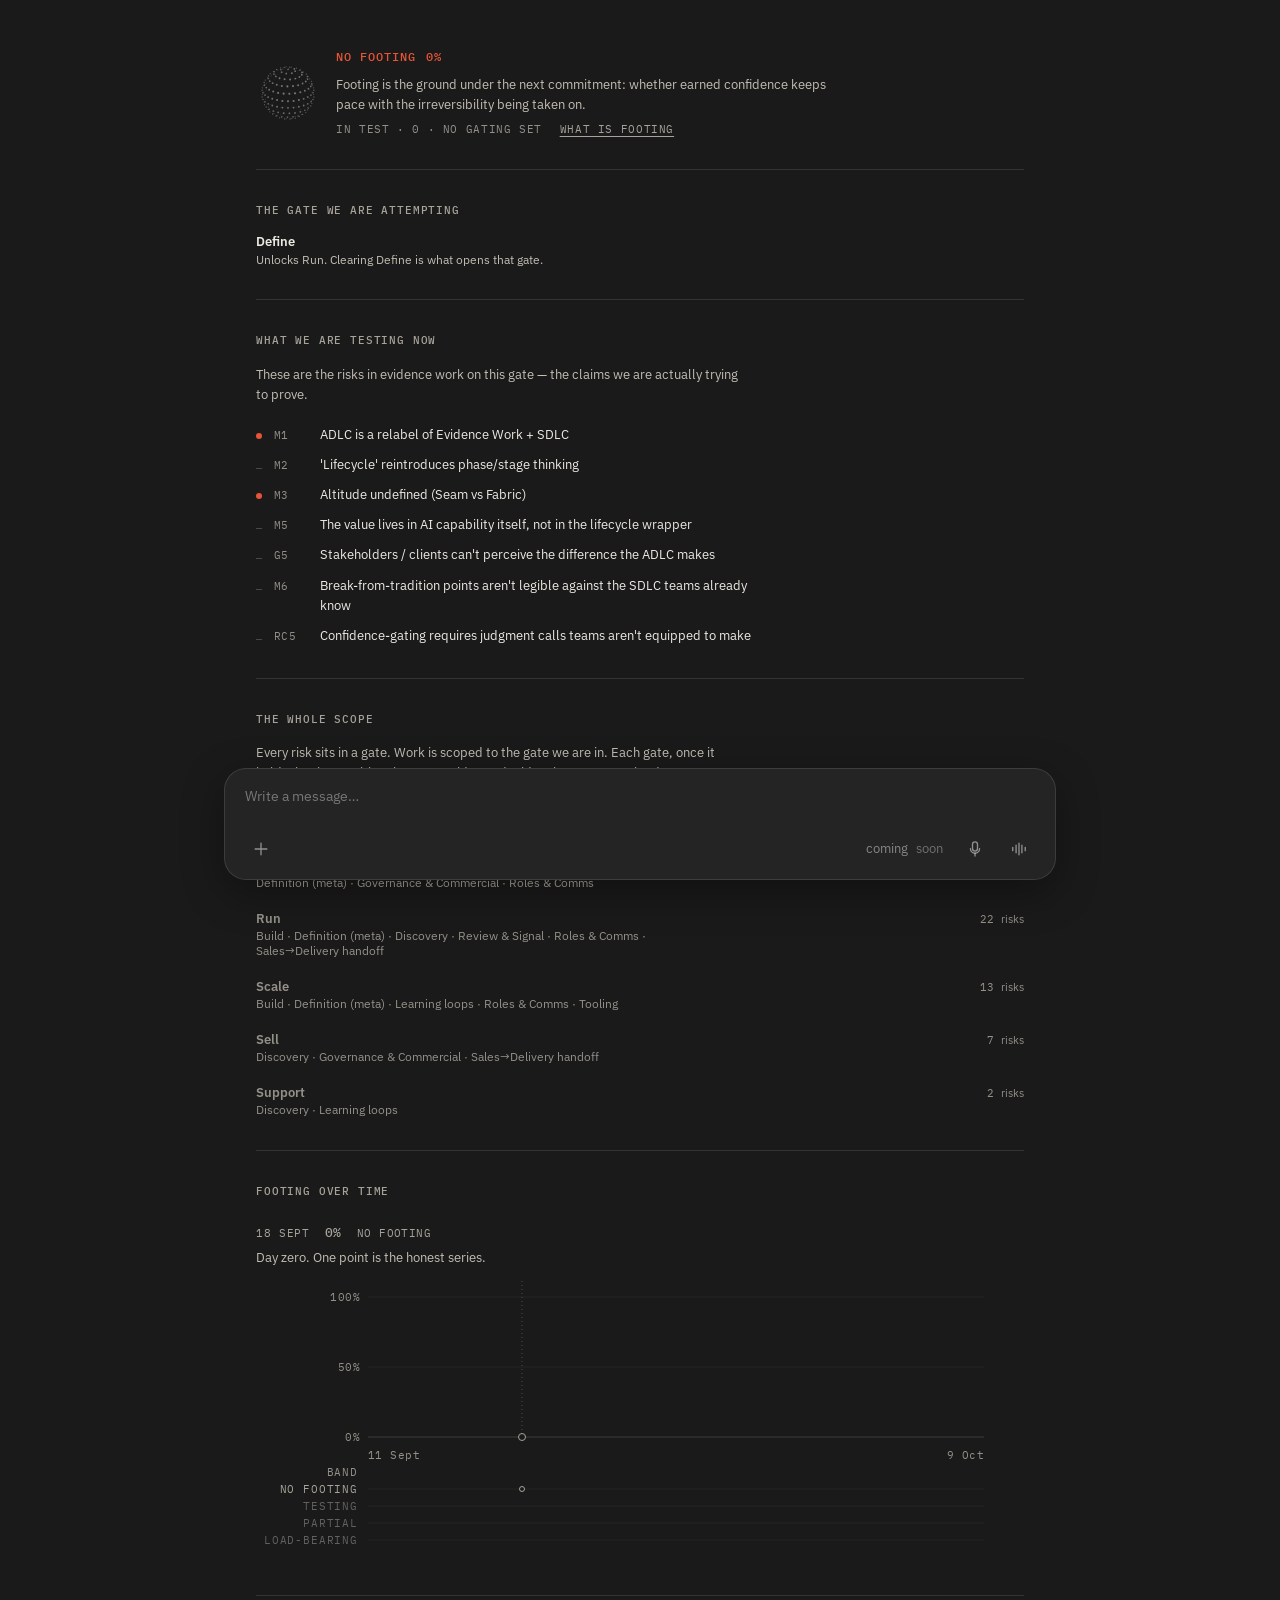
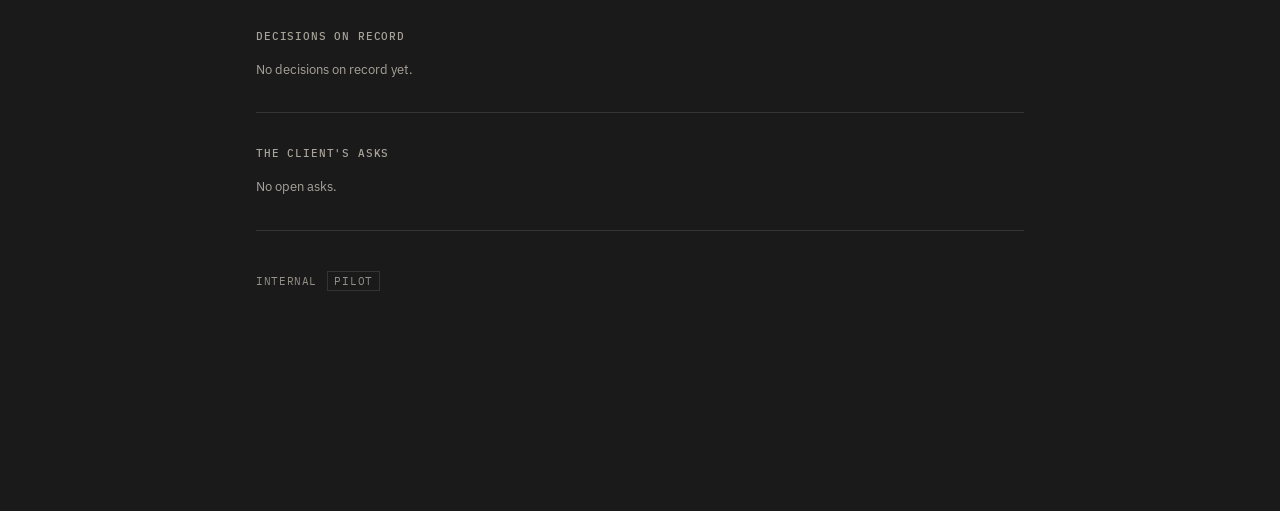
<file: index.html>
<!DOCTYPE html>
<html lang="en">
<head>
  <meta charset="utf-8">
  <meta name="viewport" content="width=device-width, initial-scale=1">
  <title>ADLC · footing</title>
  <meta name="color-scheme" content="dark">
  <meta name="description" content="Client surface of sight. Footing, not a decision layer.">
  <link rel="preconnect" href="https://fonts.googleapis.com">
  <link rel="preconnect" href="https://fonts.gstatic.com" crossorigin>
  <link href="https://fonts.googleapis.com/css2?family=IBM+Plex+Mono:wght@400;500;600&family=IBM+Plex+Sans:wght@400;500;600&display=swap" rel="stylesheet">
  <link rel="stylesheet" href="assets/css/esoa.css">
</head>
<body data-conf="provisional">
  <p class="banner" id="status-banner">Loading <code>data/register.csv</code>…</p>

  <main class="stage" id="app" hidden>
    <section class="section" aria-label="Footing">
      <div class="confidence">
        <div class="confidence__orbs" aria-hidden="true">
          <canvas class="orb" data-orb="working" data-orb-when="conf-steady" data-orb-size="64" width="64" height="64"></canvas>
          <canvas class="orb" data-orb="listening" data-orb-when="conf-reassessing" data-orb-size="64" width="64" height="64"></canvas>
          <canvas class="orb" data-orb="searching" data-orb-when="conf-provisional" data-orb-size="64" width="64" height="64"></canvas>
          <canvas class="orb" data-orb="composing" data-orb-when="conf-rebuilding" data-orb-size="64" width="64" height="64"></canvas>
        </div>
        <div class="confidence__read">
          <div class="reading" id="reading">
            <span class="reading__band" id="reading-band">No footing</span>
            <span class="reading__pct" id="reading-pct">0%</span>
          </div>
          <p class="confidence__note">Footing is the ground under the next commitment: whether earned confidence keeps pace with the irreversibility being taken on.</p>
          <p class="momentum">
            <span id="momentum">In test · 0</span>
            <span class="footing-tip">
              <button type="button" class="footing-tip__btn" aria-describedby="footing-tip-copy">what is footing</button>
              <span id="footing-tip-copy" class="footing-tip__copy" role="tooltip">Footing answers one question: have we proven enough to safely take the next step? Some steps are easy to undo. Others are expensive to reverse once you've taken them. Footing checks whether what we actually know yet is solid enough to support the step we're about to take. It's not a measure of progress — it doesn't tell you how much work is finished or how close we are to the end. It only moves when we learn something real. Meetings, deadlines, and finished documents don't move it. A low reading isn't bad news; it means we haven't proven it yet, and we'd rather say so now than find out later.</span>
            </span>
          </p>
        </div>
      </div>
    </section>

    <section class="section" aria-label="The gate we are attempting">
      <h2 class="section__h">The gate we are attempting</h2>
      <div class="gate">
        <p class="gate__name is-unset" id="gate-name">Owner to set</p>
        <p class="gate__unlocks" id="gate-unlocks">Unlocks — owner to set.</p>
      </div>
    </section>

    <section class="section" aria-label="What we are testing now">
      <h2 class="section__h">What we are testing now</h2>
      <p class="census__frame">These are the risks in evidence work on this gate — the claims we are actually trying to prove.</p>
      <ul class="risks" id="front-risks"></ul>
    </section>

    <section class="section" aria-label="The whole scope">
      <h2 class="section__h">The whole scope</h2>
      <p class="census__frame">Every risk sits in a gate. Work is scoped to the gate we are in. Each gate, once it holds, is what enables the next. Evidence decides that — not a calendar.</p>
      <p class="census__frame" id="census-summary"></p>
      <ul class="census" id="census"></ul>
    </section>

    <section class="section" aria-label="Footing over time">
      <div class="fig" id="figFooting" data-fig="footing"></div>
    </section>

    <section class="section" aria-label="Decisions on record">
      <h2 class="section__h">Decisions on record</h2>
      <div class="log" id="decisions"></div>
    </section>

    <section class="section" aria-label="The client's asks">
      <h2 class="section__h">The client's asks</h2>
      <div class="asks-ledger" id="asks"></div>
    </section>

    <!-- PILOT ONLY: in production, internal/ and this ESOA are separate,
         access-controlled surfaces. This hop exists only to demonstrate
         the register → ESOA trace during the pilot. Do not ship as the
         production link between the two. -->
    <p class="hop">
      <a href="internal/">internal</a>
      <span class="pilot">pilot</span>
    </p>
  </main>

  <!-- Disabled placeholder. No input handling, no API, no send.
       Signpost for a later constrained reader — not a working feature.
       Chrome mimics a composer (plus / mic / voice); nothing is wired. -->
  <div class="chat-soon" role="note" aria-disabled="true" aria-label="Query coming soon">
    <p class="chat-soon__prompt">Write a message…</p>
    <div class="chat-soon__bar">
      <button type="button" class="chat-soon__icon" disabled tabindex="-1" aria-label="Attach">
        <svg viewBox="0 0 24 24" aria-hidden="true">
          <path d="M12 5v14M5 12h14" fill="none" stroke="currentColor" stroke-width="1.6" stroke-linecap="round"/>
        </svg>
      </button>
      <span class="chat-soon__grow"></span>
      <span class="chat-soon__picks" aria-hidden="true">
        <span>coming</span>
        <span>soon</span>
      </span>
      <button type="button" class="chat-soon__icon" disabled tabindex="-1" aria-label="Voice">
        <svg viewBox="0 0 24 24" aria-hidden="true">
          <rect x="9" y="3.5" width="6" height="11" rx="3" fill="none" stroke="currentColor" stroke-width="1.6"/>
          <path d="M6.5 11.5a5.5 5.5 0 0 0 11 0" fill="none" stroke="currentColor" stroke-width="1.6" stroke-linecap="round"/>
          <path d="M12 17v3.5" fill="none" stroke="currentColor" stroke-width="1.6" stroke-linecap="round"/>
        </svg>
      </button>
      <button type="button" class="chat-soon__icon" disabled tabindex="-1" aria-label="Dictation">
        <svg viewBox="0 0 24 24" aria-hidden="true">
          <path d="M4.5 10v4M8.5 7.5v9M12 5v14M15.5 7.5v9M19.5 10v4" fill="none" stroke="currentColor" stroke-width="1.6" stroke-linecap="round"/>
        </svg>
      </button>
    </div>
  </div>

  <script type="module" src="assets/js/orbs.js"></script>
  <script type="module" src="assets/js/esoa.js"></script>
</body>
</html>
</file>
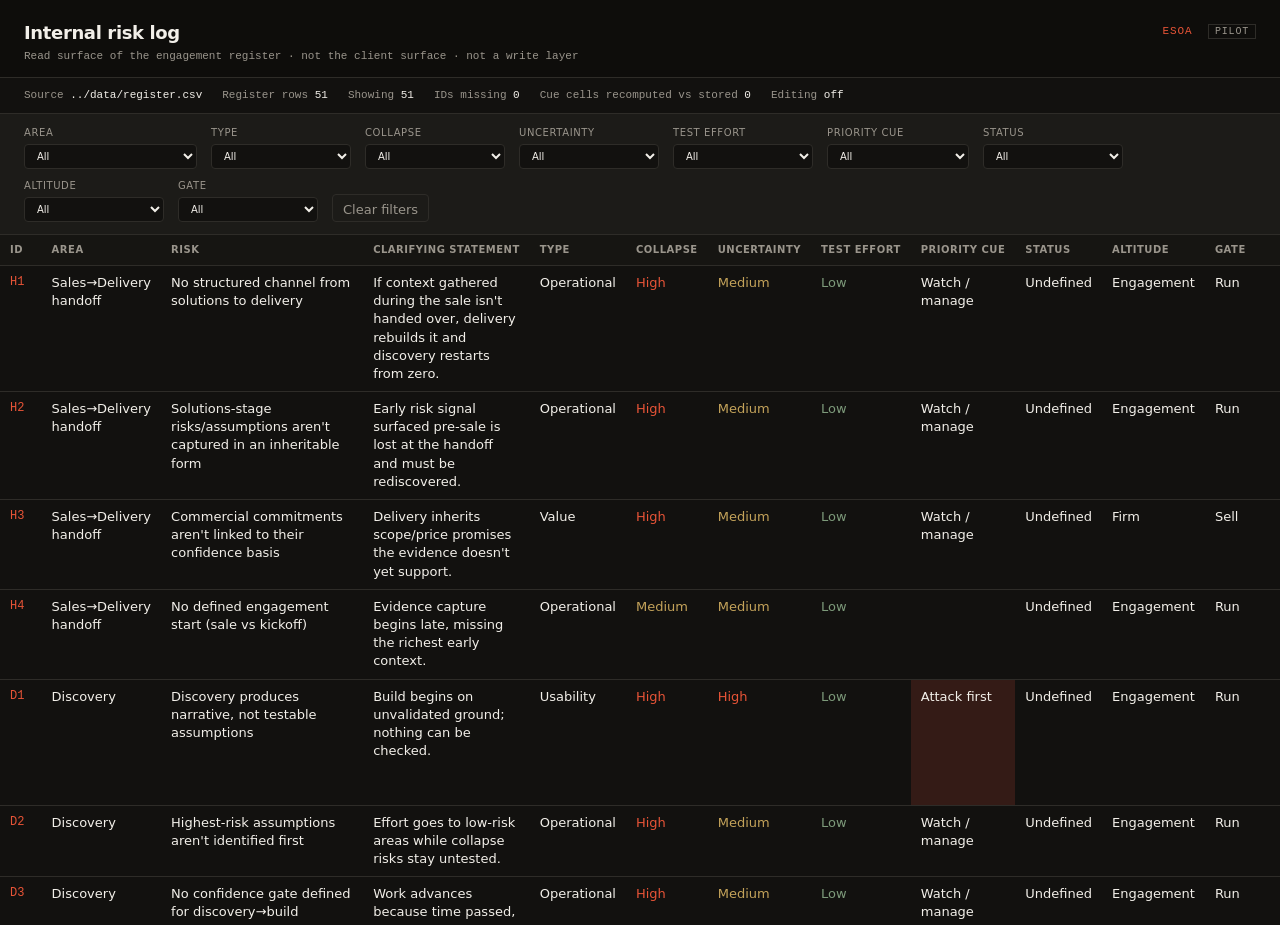
<file: internal/index.html>
<!DOCTYPE html>
<html lang="en">
<head>
  <meta charset="utf-8">
  <meta name="viewport" content="width=device-width, initial-scale=1">
  <title>Internal risk log</title>
  <style>
    :root {
      --bg: #12110f;
      --surface: #1c1b18;
      --line: #2e2c28;
      --text: #f2efe9;
      --muted: #9a958c;
      --accent: #e75437;
      --accent-dim: rgba(231, 84, 55, 0.16);
      --head: #0e0d0b;
      --low: #7d9a7a;
      --med: #c4a35a;
    }
    * { box-sizing: border-box; }
    html, body { margin: 0; padding: 0; background: var(--bg); color: var(--text); }
    body {
      font-family: "IBM Plex Sans", "Segoe UI", system-ui, sans-serif;
      font-size: 13px;
      line-height: 1.4;
    }
    header {
      display: flex;
      align-items: flex-start;
      justify-content: space-between;
      gap: 16px;
      padding: 20px 24px 12px;
      border-bottom: 1px solid var(--line);
      background: var(--head);
    }
    header h1 {
      font-size: 18px;
      font-weight: 600;
      letter-spacing: -0.02em;
      margin: 0 0 4px;
    }
    header p {
      margin: 0;
      color: var(--muted);
      font-family: "IBM Plex Mono", ui-monospace, "SF Mono", Menlo, Consolas, monospace;
      font-size: 11px;
    }
    .esoa-link {
      font-family: "IBM Plex Mono", ui-monospace, Menlo, Consolas, monospace;
      font-size: 11px;
      font-weight: 500;
      letter-spacing: 0.08em;
      text-transform: uppercase;
      color: var(--accent);
      text-decoration: none;
      white-space: nowrap;
      padding-top: 4px;
    }
    .esoa-link:hover { color: var(--text); }
    .esoa-link .pilot {
      margin-left: 8px;
      font-size: 10px;
      letter-spacing: 0.08em;
      text-transform: uppercase;
      color: var(--muted);
      border: 1px solid var(--line);
      padding: 1px 6px;
      font-weight: 400;
    }
    .meta {
      display: flex;
      flex-wrap: wrap;
      gap: 12px 20px;
      padding: 10px 24px;
      border-bottom: 1px solid var(--line);
      color: var(--muted);
      font-family: "IBM Plex Mono", ui-monospace, Menlo, Consolas, monospace;
      font-size: 11px;
    }
    .meta strong { color: var(--text); font-weight: 500; }
    .filters {
      display: flex;
      flex-wrap: wrap;
      gap: 10px 14px;
      align-items: end;
      padding: 12px 24px;
      border-bottom: 1px solid var(--line);
      background: var(--surface);
      position: sticky;
      top: 0;
      z-index: 2;
    }
    .filters label {
      display: flex;
      flex-direction: column;
      gap: 4px;
      color: var(--muted);
      font-size: 10px;
      text-transform: uppercase;
      letter-spacing: 0.06em;
    }
    .filters select {
      background: var(--bg);
      color: var(--text);
      border: 1px solid var(--line);
      border-radius: 4px;
      padding: 5px 8px;
      font: inherit;
      min-width: 140px;
    }
    .filters button {
      background: transparent;
      color: var(--muted);
      border: 1px solid var(--line);
      border-radius: 4px;
      padding: 6px 10px;
      font: inherit;
      cursor: pointer;
      height: 28px;
    }
    .filters button:hover { color: var(--text); border-color: var(--muted); }
    .wrap { overflow: auto; max-height: calc(100vh - 210px); }
    table {
      width: 100%;
      border-collapse: collapse;
      min-width: 1400px;
    }
    th, td {
      border-bottom: 1px solid var(--line);
      padding: 8px 10px;
      text-align: left;
      vertical-align: top;
    }
    th {
      position: sticky;
      top: 0;
      background: #161512;
      font-size: 10px;
      text-transform: uppercase;
      letter-spacing: 0.05em;
      color: var(--muted);
      white-space: nowrap;
      z-index: 1;
    }
    th.sortable button {
      all: unset;
      cursor: pointer;
      color: inherit;
      display: inline-flex;
      align-items: center;
      gap: 6px;
    }
    th.sortable button:hover { color: var(--text); }
    th.sortable[aria-sort="ascending"] button,
    th.sortable[aria-sort="descending"] button { color: var(--text); }
    .sort-ind { font-size: 9px; color: var(--accent); }
    td.id {
      font-family: "IBM Plex Mono", ui-monospace, Menlo, Consolas, monospace;
      font-size: 12px;
      white-space: nowrap;
      color: var(--accent);
    }
    td.risk, td.clarifying, td.client-label { max-width: 280px; }
    .empty { color: var(--muted); }
    .score-High { color: var(--accent); }
    .score-Medium { color: var(--med); }
    .score-Low { color: var(--low); }
    .cue-attack { background: var(--accent-dim); }
    .mismatch { text-decoration: underline dotted var(--muted); }
    #status-banner {
      padding: 24px;
      color: var(--muted);
      font-family: "IBM Plex Mono", ui-monospace, Menlo, Consolas, monospace;
    }
    #status-banner.error { color: var(--accent); }
  </style>
</head>
<body>
  <header>
    <div>
      <h1>Internal risk log</h1>
      <p>Read surface of the engagement register · not the client surface · not a write layer</p>
    </div>
    <!-- PILOT ONLY: in production these are separate, access-controlled surfaces. -->
    <a class="esoa-link" href="../">ESOA <span class="pilot">pilot</span></a>
  </header>
  <div class="meta" id="meta" hidden></div>
    <form class="filters" id="filters" hidden onsubmit="return false"></form>
  <div id="status-banner">Loading <code>../data/register.csv</code>…</div>
  <div class="wrap" hidden>
    <table id="register">
      <thead></thead>
      <tbody></tbody>
    </table>
  </div>
  <script>
    const SOURCE = "../data/register.csv";
    const FILTER_KEYS = ["Area", "Type", "Collapse", "Uncertainty", "Test effort", "Priority cue", "Status", "Altitude", "Gate"];
    const CONTRACT_COLUMNS = [
      "ID", "Area", "Risk", "Clarifying statement", "Type", "Collapse",
      "Uncertainty", "Test effort", "Priority cue", "Status", "Altitude", "Gate",
      "Client view", "Client label"
    ];
    const SCORE_RANK = { Low: 1, Medium: 2, High: 3 };
    const STATUS_RANK = { Undefined: 1, "In test": 2, Validated: 3, Committed: 4, Parked: 5 };
    const ALL = "__all__";
    const EMPTY = "__empty__";

    const wrap = document.querySelector(".wrap");
    const banner = document.getElementById("status-banner");
    const meta = document.getElementById("meta");
    const filtersEl = document.getElementById("filters");
    const thead = document.querySelector("#register thead");
    const tbody = document.querySelector("#register tbody");

    let headers = [];
    let records = [];
    let sortKey = null;
    let sortDir = "asc";

    function parseCSV(text) {
      if (text.charCodeAt(0) === 0xFEFF) text = text.slice(1);
      const rows = [];
      let row = [];
      let field = "";
      let inQuotes = false;
      for (let i = 0; i < text.length; i++) {
        const c = text[i];
        if (inQuotes) {
          if (c === '"') {
            if (text[i + 1] === '"') { field += '"'; i++; }
            else inQuotes = false;
          } else {
            field += c;
          }
          continue;
        }
        if (c === '"') { inQuotes = true; continue; }
        if (c === ",") { row.push(field); field = ""; continue; }
        if (c === "\r") continue;
        if (c === "\n") { row.push(field); rows.push(row); row = []; field = ""; continue; }
        field += c;
      }
      if (field.length || row.length) {
        row.push(field);
        rows.push(row);
      }
      return rows.filter((r) => r.some((cell) => cell !== ""));
    }

    function derivedCue(row) {
      const collapse = row["Collapse"];
      const uncertainty = row["Uncertainty"];
      const effort = row["Test effort"];
      if (collapse === "High" && uncertainty === "High" && effort === "High") return "Cluster - decompose";
      if (collapse === "High" && uncertainty === "High") return "Attack first";
      return row["Priority cue"];
    }

    function cellKey(value) {
      return value === "" ? EMPTY : value;
    }

    function uniqueValues(key) {
      const seen = new Map();
      for (const rec of records) {
        const v = rec[key];
        const k = cellKey(v);
        if (!seen.has(k)) seen.set(k, v);
      }
      return [...seen.values()].sort((a, b) => {
        if (a === "") return 1;
        if (b === "") return -1;
        if (key === "Collapse" || key === "Uncertainty" || key === "Test effort") {
          return (SCORE_RANK[a] || 0) - (SCORE_RANK[b] || 0);
        }
        if (key === "Status") return (STATUS_RANK[a] || 99) - (STATUS_RANK[b] || 99);
        return a.localeCompare(b, "en", { sensitivity: "base" });
      });
    }

    function compare(a, b, key) {
      const av = a[key] ?? "";
      const bv = b[key] ?? "";
      let cmp = 0;
      if (key === "Collapse" || key === "Uncertainty" || key === "Test effort") {
        cmp = (SCORE_RANK[av] || 0) - (SCORE_RANK[bv] || 0);
      } else if (key === "Status") {
        cmp = (STATUS_RANK[av] || 99) - (STATUS_RANK[bv] || 99);
      } else {
        cmp = String(av).localeCompare(String(bv), "en", { sensitivity: "base" });
      }
      if (cmp === 0) cmp = a.__index - b.__index;
      return sortDir === "desc" ? -cmp : cmp;
    }

    function visibleRecords() {
      const selected = {};
      for (const key of FILTER_KEYS) {
        const el = document.getElementById("filter-" + key);
        selected[key] = el ? el.value : ALL;
      }
      let rows = records.filter((rec) => {
        return FILTER_KEYS.every((key) => {
          const want = selected[key];
          if (want === ALL) return true;
          if (want === EMPTY) return rec[key] === "";
          return rec[key] === want;
        });
      });
      if (sortKey) rows = rows.slice().sort((a, b) => compare(a, b, sortKey));
      return rows;
    }

    function escapeHtml(s) {
      return String(s)
        .replace(/&/g, "&amp;")
        .replace(/</g, "&lt;")
        .replace(/>/g, "&gt;")
        .replace(/"/g, "&quot;");
    }

    function classFor(key, value) {
      const classes = [];
      if (key === "ID") classes.push("id");
      if (key === "Risk") classes.push("risk");
      if (key === "Clarifying statement") classes.push("clarifying");
      if (key === "Client label") classes.push("client-label");
      if (key === "Collapse" || key === "Uncertainty" || key === "Test effort") {
        classes.push("score-" + value);
      }
      if (key === "Priority cue" && value === "Attack first") classes.push("cue-attack");
      if (value === "") classes.push("empty");
      return classes.join(" ");
    }

    function renderMeta(visible) {
      const missing = records.filter((r) => !r["ID"]).length;
      const mismatches = records.filter((r) => r["Priority cue"] !== r.__cueStored).length;
      meta.hidden = false;
      meta.innerHTML =
        "<span>Source <strong>" + escapeHtml(SOURCE) + "</strong></span>" +
        "<span>Register rows <strong id=\"row-count\">" + records.length + "</strong></span>" +
        "<span>Showing <strong id=\"visible-count\">" + visible.length + "</strong></span>" +
        "<span>IDs missing <strong id=\"missing-ids\">" + missing + "</strong></span>" +
        "<span>Cue cells recomputed vs stored <strong id=\"cue-mismatches\">" + mismatches + "</strong></span>" +
        "<span>Editing <strong>off</strong></span>";
    }

    function renderFilters() {
      filtersEl.hidden = false;
      filtersEl.innerHTML = FILTER_KEYS.map((key) => {
        const opts = uniqueValues(key).map((v) => {
          const label = v === "" ? "(empty)" : v;
          return "<option value=\"" + escapeHtml(cellKey(v)) + "\">" + escapeHtml(label) + "</option>";
        }).join("");
        return "<label>" + escapeHtml(key) +
          "<select id=\"filter-" + escapeHtml(key) + "\" data-filter=\"" + escapeHtml(key) + "\">" +
          "<option value=\"" + ALL + "\">All</option>" + opts +
          "</select></label>";
      }).join("") + "<button type=\"button\" id=\"clear-filters\">Clear filters</button>";
      filtersEl.querySelectorAll("select").forEach((el) => {
        el.addEventListener("change", renderTable);
      });
      document.getElementById("clear-filters").addEventListener("click", () => {
        filtersEl.querySelectorAll("select").forEach((el) => { el.value = ALL; });
        sortKey = null;
        sortDir = "asc";
        renderTable();
      });
    }

    function renderHead() {
      thead.innerHTML = "<tr>" + headers.map((key) => {
        const sortable = FILTER_KEYS.includes(key);
        if (!sortable) return "<th scope=\"col\">" + escapeHtml(key) + "</th>";
        let aria = "none";
        let ind = "";
        if (sortKey === key) {
          aria = sortDir === "asc" ? "ascending" : "descending";
          ind = "<span class=\"sort-ind\">" + (sortDir === "asc" ? "▲" : "▼") + "</span>";
        }
        return "<th scope=\"col\" class=\"sortable\" aria-sort=\"" + aria + "\">" +
          "<button type=\"button\" data-sort=\"" + escapeHtml(key) + "\">" +
          escapeHtml(key) + ind + "</button></th>";
      }).join("") + "</tr>";
      thead.querySelectorAll("button[data-sort]").forEach((btn) => {
        btn.addEventListener("click", () => {
          const key = btn.getAttribute("data-sort");
          if (sortKey === key) sortDir = sortDir === "asc" ? "desc" : "asc";
          else { sortKey = key; sortDir = "asc"; }
          renderTable();
        });
      });
    }

    function renderTable() {
      const visible = visibleRecords();
      renderHead();
      renderMeta(visible);
      tbody.innerHTML = visible.map((rec) => {
        const cells = headers.map((key) => {
          const raw = rec[key] ?? "";
          const display = raw === "" ? "" : escapeHtml(raw);
          let title = "";
          let extra = "";
          if (key === "Priority cue" && rec.__cueStored !== rec["Priority cue"]) {
            extra = " mismatch";
            title = " title=\"Stored cell: " + escapeHtml(rec.__cueStored || "(empty)") + "\"";
          }
          return "<td class=\"" + classFor(key, raw) + extra + "\"" + title + ">" + display + "</td>";
        }).join("");
        return "<tr data-id=\"" + escapeHtml(rec["ID"] || "") + "\">" + cells + "</tr>";
      }).join("");
    }

    function fail(message) {
      banner.hidden = false;
      banner.className = "error";
      banner.textContent = message;
    }

    fetch(SOURCE)
      .then((res) => {
        if (!res.ok) throw new Error("HTTP " + res.status + " fetching " + SOURCE);
        return res.text();
      })
      .then((text) => {
        const rows = parseCSV(text);
        if (!rows.length) throw new Error("Register parsed to zero rows.");
        headers = rows[0];
        const missingCols = CONTRACT_COLUMNS.filter((c) => !headers.includes(c));
        if (missingCols.length) {
          throw new Error("Register missing contracted columns: " + missingCols.join(", "));
        }
        records = rows.slice(1).map((cells, index) => {
          const rec = { __index: index };
          headers.forEach((h, i) => { rec[h] = cells[i] ?? ""; });
          rec.__cueStored = rec["Priority cue"];
          rec["Priority cue"] = derivedCue(rec);
          return rec;
        });
        banner.hidden = true;
        wrap.hidden = false;
        renderFilters();
        renderTable();
      })
      .catch((err) => {
        fail("Could not load " + SOURCE + " same-origin. Serve the repo root over HTTP. " + err.message);
      });
  </script>
</body>
</html>
</file>
<file: assets/css/esoa.css>
/* Quiet client ESOA. IBM Plex only. No serif. No nav. One column. */

:root {
  --ground: #1A1A1A;
  --ink: #EDEAE4;
  --ink-soft: #C4BEB4;
  --ink-muted: #A8A39A;
  --ink-faint: #949089;
  --rule: rgba(237, 234, 228, 0.12);
  --rule-strong: rgba(237, 234, 228, 0.22);
  --accent: #E75437;
  --accent-deep: #F07A62;
  --accent-wash: rgba(231, 84, 55, 0.10);
  --s1: 8px;
  --s2: 16px;
  --s3: 24px;
  --s4: 32px;
  --s5: 40px;
  --s6: 48px;
  --s8: 64px;
  --font-sans: "IBM Plex Sans", system-ui, -apple-system, "Segoe UI", sans-serif;
  --font-mono: "IBM Plex Mono", ui-monospace, "SF Mono", Menlo, Consolas, monospace;
  --track-label: 0.08em;
  --ease: cubic-bezier(0.22, 0.61, 0.36, 1);
  --dur: 280ms;
  --measure: 62ch;
}

@media (prefers-reduced-motion: reduce) {
  :root { --dur: 1ms; }
}

*, *::before, *::after { box-sizing: border-box; }

html, body { margin: 0; background: var(--ground); color: var(--ink); }

body {
  font-family: var(--font-sans);
  font-size: 13px;
  line-height: 1.55;
  -webkit-font-smoothing: antialiased;
  text-rendering: optimizeLegibility;
}

h1, h2, h3, p, ul { margin: 0; }
ul { list-style: none; padding: 0; }
a { color: var(--accent); }
:focus-visible { outline: 2px solid var(--accent); outline-offset: 3px; }

.sr-only {
  position: absolute;
  width: 1px;
  height: 1px;
  padding: 0;
  margin: -1px;
  overflow: hidden;
  clip: rect(0 0 0 0);
  white-space: nowrap;
  border: 0;
}

.label {
  font-family: var(--font-mono);
  font-size: 10.5px;
  font-weight: 500;
  letter-spacing: var(--track-label);
  text-transform: uppercase;
  color: var(--ink-muted);
}

.muted { color: var(--ink-muted); }
.faint { color: var(--ink-faint); }

.banner {
  max-width: 52rem;
  margin: 40px auto;
  padding: 0 32px;
  font-family: var(--font-mono);
  font-size: 11px;
  color: var(--ink-muted);
}
.banner.error { color: var(--accent); }

.stage {
  max-width: 52rem;
  margin: 0 auto;
  padding: 48px 32px 220px;
}

.section {
  padding: 32px 0;
  border-bottom: 1px solid var(--rule);
}
.section:first-child { padding-top: 0; }

.section__h {
  font-family: var(--font-mono);
  font-size: 10.5px;
  font-weight: 500;
  letter-spacing: var(--track-label);
  text-transform: uppercase;
  color: var(--ink-muted);
  margin-bottom: 16px;
}

.empty {
  font-size: 13px;
  color: var(--ink-muted);
}

/* ── Orb + Footing ── */

.confidence {
  display: flex;
  align-items: center;
  gap: 16px;
}

.confidence__orbs {
  flex: none;
  width: 64px;
  height: 64px;
  position: relative;
}

.orb {
  display: block;
  flex: none;
  width: 20px;
  height: 20px;
}

.confidence__orbs .orb {
  position: absolute;
  inset: 0;
  width: 64px;
  height: 64px;
  opacity: 0;
  transition: opacity var(--dur) var(--ease);
}

body[data-conf="steady"] .orb[data-orb-when="conf-steady"],
body[data-conf="reassessing"] .orb[data-orb-when="conf-reassessing"],
body[data-conf="provisional"] .orb[data-orb-when="conf-provisional"],
body[data-conf="rebuilding"] .orb[data-orb-when="conf-rebuilding"] { opacity: 1; }

.confidence__read { min-width: 0; }

.reading {
  display: flex;
  align-items: baseline;
  gap: 10px;
  flex-wrap: wrap;
}

.reading__band,
.reading__pct {
  font-family: var(--font-mono);
  font-size: 12px;
  font-weight: 500;
  letter-spacing: 0.08em;
  text-transform: uppercase;
  color: var(--accent);
}

.reading__flag {
  font-family: var(--font-mono);
  font-size: 10.5px;
  letter-spacing: 0.08em;
  text-transform: uppercase;
  color: var(--ink-faint);
}

.confidence__note {
  margin-top: 8px;
  font-size: 13px;
  color: var(--ink-soft);
  max-width: var(--measure);
}

.momentum {
  margin-top: 6px;
  font-family: var(--font-mono);
  font-size: 10.5px;
  letter-spacing: 0.06em;
  text-transform: uppercase;
  color: var(--ink-faint);
}

.footing-tip {
  position: relative;
  display: inline;
  margin-left: 10px;
}

.footing-tip__btn {
  appearance: none;
  background: none;
  border: 0;
  padding: 0;
  font: inherit;
  letter-spacing: inherit;
  text-transform: inherit;
  color: var(--ink-muted);
  text-decoration: underline;
  text-underline-offset: 3px;
  text-decoration-thickness: 1px;
  cursor: help;
}

.footing-tip__btn:hover,
.footing-tip__btn:focus-visible {
  color: var(--accent);
}

.footing-tip__copy {
  display: none;
  position: absolute;
  z-index: 8;
  left: 0;
  top: calc(100% + 8px);
  width: min(46ch, 70vw);
  padding: 12px 14px;
  background: #242424;
  border: 1px solid var(--rule);
  color: var(--ink-soft);
  font-family: var(--font-sans);
  font-size: 13px;
  font-weight: 400;
  letter-spacing: 0;
  text-transform: none;
  line-height: 1.5;
}

.footing-tip:hover .footing-tip__copy,
.footing-tip:focus-within .footing-tip__copy {
  display: block;
}

/* ── The first gate ── */

.gate {
  display: flex;
  flex-direction: column;
  gap: 1px;
  line-height: 1.25;
}

.gate__name {
  font-size: 13px;
  font-weight: 600;
  color: var(--ink);
}

.gate__name.is-unset {
  color: var(--ink-muted);
}

.gate__unlocks {
  font-size: 12px;
  line-height: 1.3;
  color: var(--ink-soft);
  max-width: var(--measure);
}

.risks {
  display: flex;
  flex-direction: column;
  gap: 10px;
}

.risk {
  display: flex;
  align-items: baseline;
  gap: 12px;
  font-size: 13px;
  color: var(--ink);
  max-width: var(--measure);
}

.risk__mark {
  flex: none;
  width: 6px;
  height: 1px;
  margin-top: 0.55em;
  background: var(--rule-strong);
}

.risk.is-active .risk__mark {
  width: 6px;
  height: 6px;
  margin-top: 0.35em;
  border-radius: 50%;
  background: var(--accent);
}

.risk__id {
  flex: none;
  width: 3.2em;
  font-family: var(--font-mono);
  font-size: 10.5px;
  letter-spacing: 0.04em;
  text-transform: uppercase;
  color: var(--ink-faint);
}

/* ── Figure (reused ESOA chart language) ── */

.fig__head {
  display: flex;
  align-items: baseline;
  justify-content: space-between;
  gap: 16px;
  flex-wrap: wrap;
  padding-bottom: 8px;
}

.fig__k {
  font-family: var(--font-mono);
  font-size: 10.5px;
  font-weight: 500;
  letter-spacing: var(--track-label);
  text-transform: uppercase;
  color: var(--ink-muted);
}

.fig__note {
  margin-top: 16px;
  min-height: 48px;
}

.fig__noteline {
  display: flex;
  align-items: baseline;
  gap: 16px;
  flex-wrap: wrap;
}

.fig__when {
  font-family: var(--font-mono);
  font-size: 10.5px;
  letter-spacing: 0.06em;
  text-transform: uppercase;
  color: var(--ink-muted);
}

.fig__figure {
  font-family: var(--font-mono);
  font-size: 13px;
  font-weight: 500;
  font-variant-numeric: tabular-nums;
  letter-spacing: -0.02em;
  color: var(--ink-muted);
}

.fig__figure.is-loadbearing { color: var(--accent); }

.fig__spread {
  font-family: var(--font-mono);
  font-size: 10.5px;
  letter-spacing: 0.04em;
  text-transform: uppercase;
  color: var(--ink-muted);
}

.fig__moved {
  margin: 6px 0 0;
  font-size: 13px;
  line-height: 1.45;
  color: var(--ink-soft);
  max-width: var(--measure);
}

.fig__svg {
  display: block;
  width: 100%;
  overflow: visible;
  outline: none;
}

.fig__svg:focus-visible {
  outline: 1px solid var(--rule-strong);
  outline-offset: 4px;
}

.fig__band { fill: rgba(237, 234, 228, 0.07); stroke: none; }
.fig__edge {
  fill: none;
  stroke: var(--rule-strong);
  stroke-width: 1;
  vector-effect: non-scaling-stroke;
}
.fig__grid {
  stroke: rgba(237, 234, 228, 0.05);
  stroke-width: 1;
  vector-effect: non-scaling-stroke;
}
.fig__axis {
  stroke: var(--rule);
  stroke-width: 1;
  vector-effect: non-scaling-stroke;
}
.fig__today {
  stroke: var(--rule-strong);
  stroke-width: 1;
  stroke-dasharray: 1 3;
}
.fig__tick,
.fig__date {
  font-family: var(--font-mono);
  font-size: 10.5px;
  letter-spacing: 0.04em;
  fill: var(--ink-faint);
}
.fig__rowhead,
.fig__rowlabel {
  font-family: var(--font-mono);
  font-size: 10.5px;
  letter-spacing: 0.08em;
  text-transform: uppercase;
  fill: var(--ink-faint);
}
.fig__rowlabel { fill: rgba(237, 234, 228, 0.34); }
.fig__rowlabel.is-active { fill: var(--ink-muted); }
.fig__rowlabel.is-open { fill: var(--accent-deep); }
.fig__rowline {
  stroke: rgba(237, 234, 228, 0.05);
  stroke-width: 1;
  vector-effect: non-scaling-stroke;
}
.fig__step {
  fill: none;
  stroke: var(--ink-muted);
  stroke-width: 1;
  vector-effect: non-scaling-stroke;
}
.fig__stepdot {
  fill: var(--ground);
  stroke: var(--ink-muted);
  stroke-width: 1;
  vector-effect: non-scaling-stroke;
}
.fig__dot {
  fill: var(--ground);
  stroke: var(--rule-strong);
  stroke-width: 1;
}
.fig__dot--held { stroke: var(--ink-muted); }
.fig__hit { fill: transparent; cursor: pointer; }

/* ── Decisions / asks ── */

.log__row,
.asks__row {
  padding: 16px;
  border: 1px solid var(--rule);
}

.log__line,
.asks__line {
  display: flex;
  align-items: baseline;
  gap: 16px;
  flex-wrap: wrap;
}

.log__when {
  flex: none;
  width: 72px;
  font-family: var(--font-mono);
  font-size: 10.5px;
  letter-spacing: 0.04em;
  text-transform: uppercase;
  color: var(--ink-faint);
}

.log__what,
.asks__text {
  flex: 1 1 24ch;
  font-size: 13px;
  color: var(--ink-soft);
}

.log__src,
.asks__came {
  margin: 4px 0 0;
  font-family: var(--font-mono);
  font-size: 10.5px;
  letter-spacing: 0.04em;
  color: var(--ink-faint);
}

/* ── The whole scope — census, not a sequence ── */

.census__frame {
  font-size: 13px;
  color: var(--ink-soft);
  max-width: var(--measure);
  margin-bottom: 20px;
}

.census {
  display: flex;
  flex-direction: column;
  gap: 20px;
}

.census__row {
  display: flex;
  flex-direction: column;
  gap: 1px;
  line-height: 1.25;
  color: var(--ink-faint);
}

.census__row.is-active {
  color: var(--ink);
}

.census__line {
  display: flex;
  align-items: baseline;
  justify-content: space-between;
  gap: 16px;
}

.census__name {
  font-size: 13px;
  font-weight: 600;
}

.census__n {
  flex: none;
  font-family: var(--font-mono);
  font-size: 11px;
  font-variant-numeric: tabular-nums;
  color: inherit;
}

.census__unit {
  font-family: var(--font-sans);
  font-size: 11px;
  font-weight: 400;
  letter-spacing: 0;
  text-transform: none;
  color: var(--ink-faint);
}

.census__row.is-active .census__n { color: var(--ink); }

.census__bands {
  font-family: var(--font-mono);
  font-size: 10.5px;
  letter-spacing: 0.04em;
  text-transform: uppercase;
  line-height: 1.25;
  color: var(--ink-faint);
}

.census__row.is-active .census__bands {
  color: var(--ink-muted);
}

.census__areas {
  font-size: 12px;
  line-height: 1.3;
  color: var(--ink-faint);
  max-width: var(--measure);
}

.census__row.is-active .census__areas {
  color: var(--ink-muted);
}

/* ── Hop ── */

.pilot {
  font-family: var(--font-mono);
  font-size: 10.5px;
  letter-spacing: 0.08em;
  text-transform: uppercase;
  color: var(--ink-faint);
  border: 1px solid var(--rule);
  padding: 1px 6px;
}

.hop {
  display: flex;
  align-items: baseline;
  gap: 10px;
  margin-top: 40px;
}

.hop a {
  font-family: var(--font-mono);
  font-size: 10.5px;
  letter-spacing: 0.06em;
  text-transform: uppercase;
  color: var(--ink-faint);
  text-decoration: none;
}

.hop a:hover { color: var(--accent); }

/* ── Disabled chat (signpost only) ──
   Composer chrome, not a working input. Nothing is wired. */

.chat-soon {
  position: fixed;
  left: 50%;
  bottom: 20px;
  transform: translateX(-50%);
  z-index: 20;
  width: min(52rem, calc(100% - 32px));
  min-height: 112px;
  display: flex;
  flex-direction: column;
  justify-content: space-between;
  gap: 22px;
  padding: 18px 20px 14px;
  background: #242424;
  color: var(--ink-faint);
  border: 1px solid rgba(237, 234, 228, 0.12);
  border-radius: 22px;
  box-shadow: 0 12px 40px rgba(0, 0, 0, 0.35);
  pointer-events: none;
  cursor: not-allowed;
}

.chat-soon__prompt {
  margin: 0;
  font-size: 14px;
  line-height: 1.4;
  color: rgba(237, 234, 228, 0.42);
}

.chat-soon__bar {
  display: flex;
  align-items: center;
  gap: 12px;
}

.chat-soon__grow { flex: 1; }

.chat-soon__icon {
  appearance: none;
  display: inline-flex;
  align-items: center;
  justify-content: center;
  width: 32px;
  height: 32px;
  padding: 0;
  margin: 0;
  background: none;
  border: 0;
  color: rgba(237, 234, 228, 0.55);
  cursor: not-allowed;
}

.chat-soon__icon svg {
  width: 20px;
  height: 20px;
  display: block;
}

.chat-soon__picks {
  display: flex;
  align-items: baseline;
  gap: 8px;
  margin-right: 4px;
  font-size: 13px;
  color: rgba(237, 234, 228, 0.50);
}

.chat-soon__picks span:last-child {
  color: rgba(237, 234, 228, 0.38);
}
</file>
